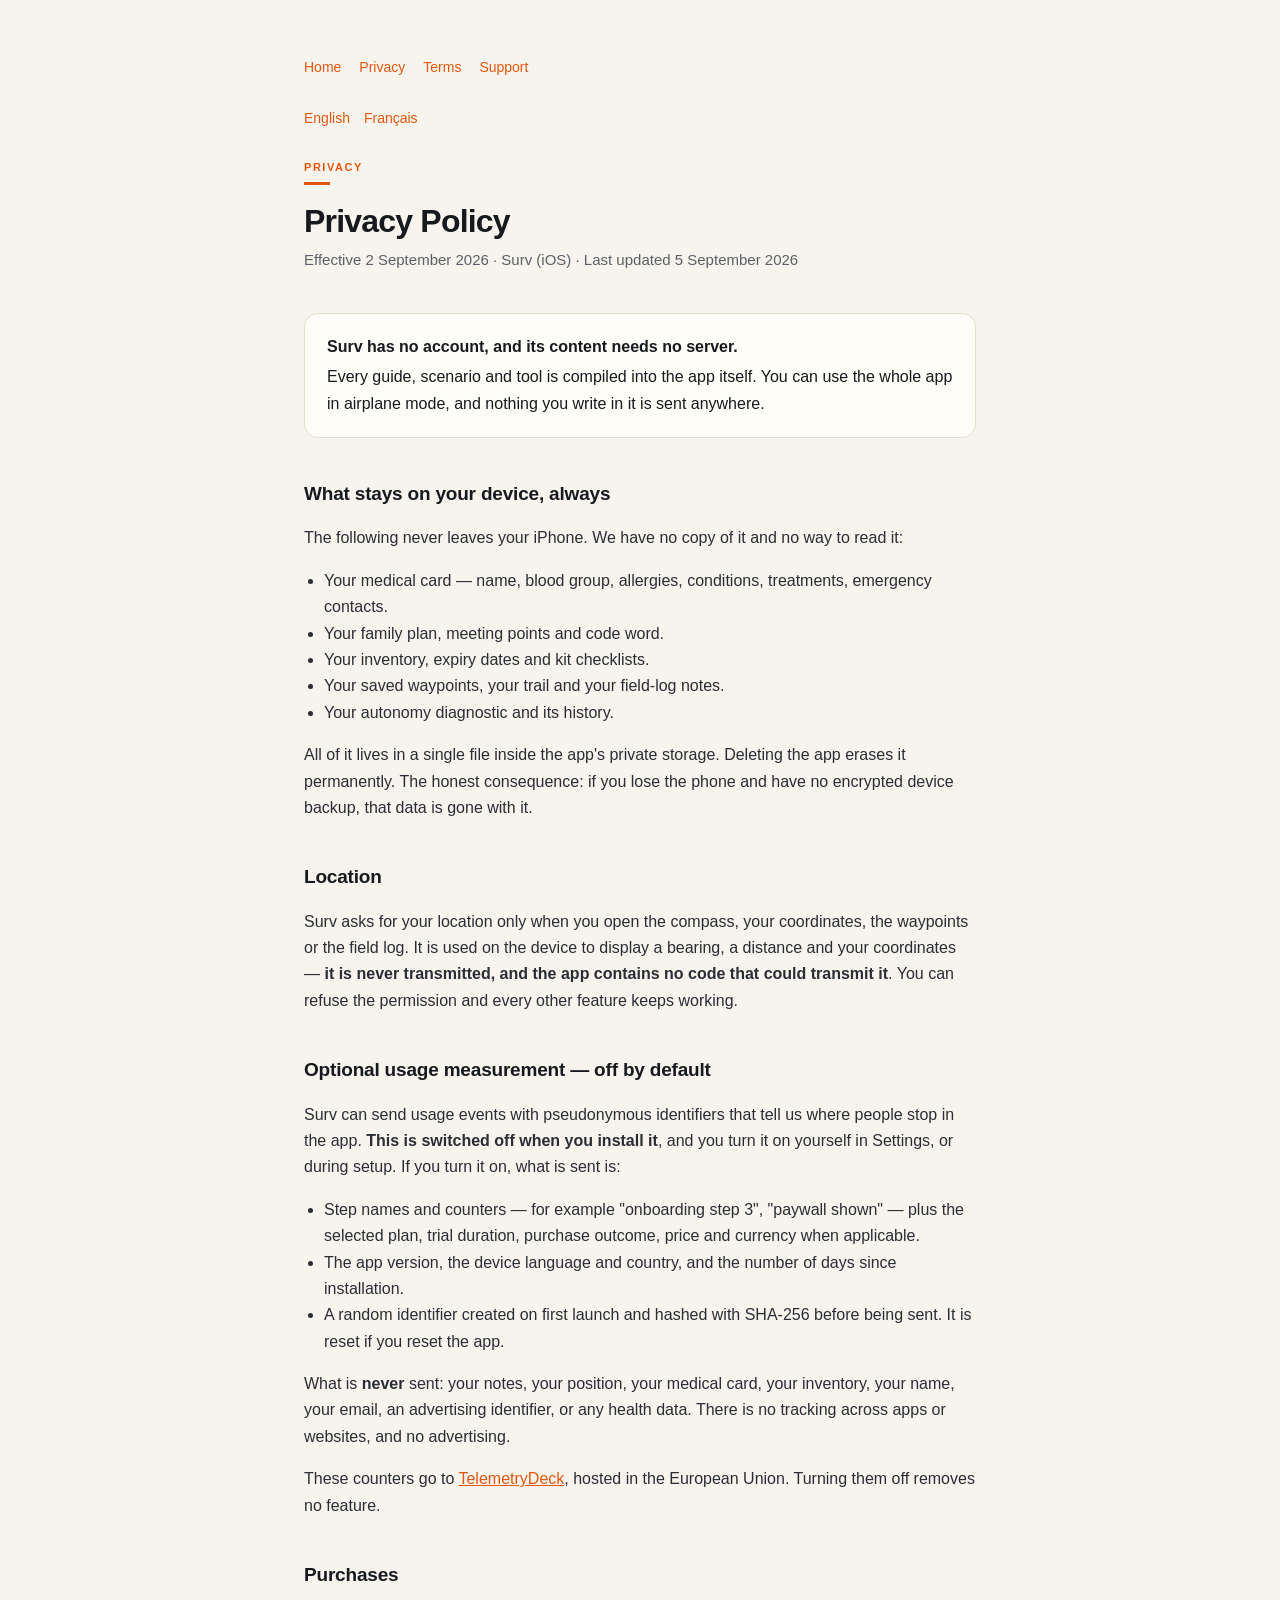
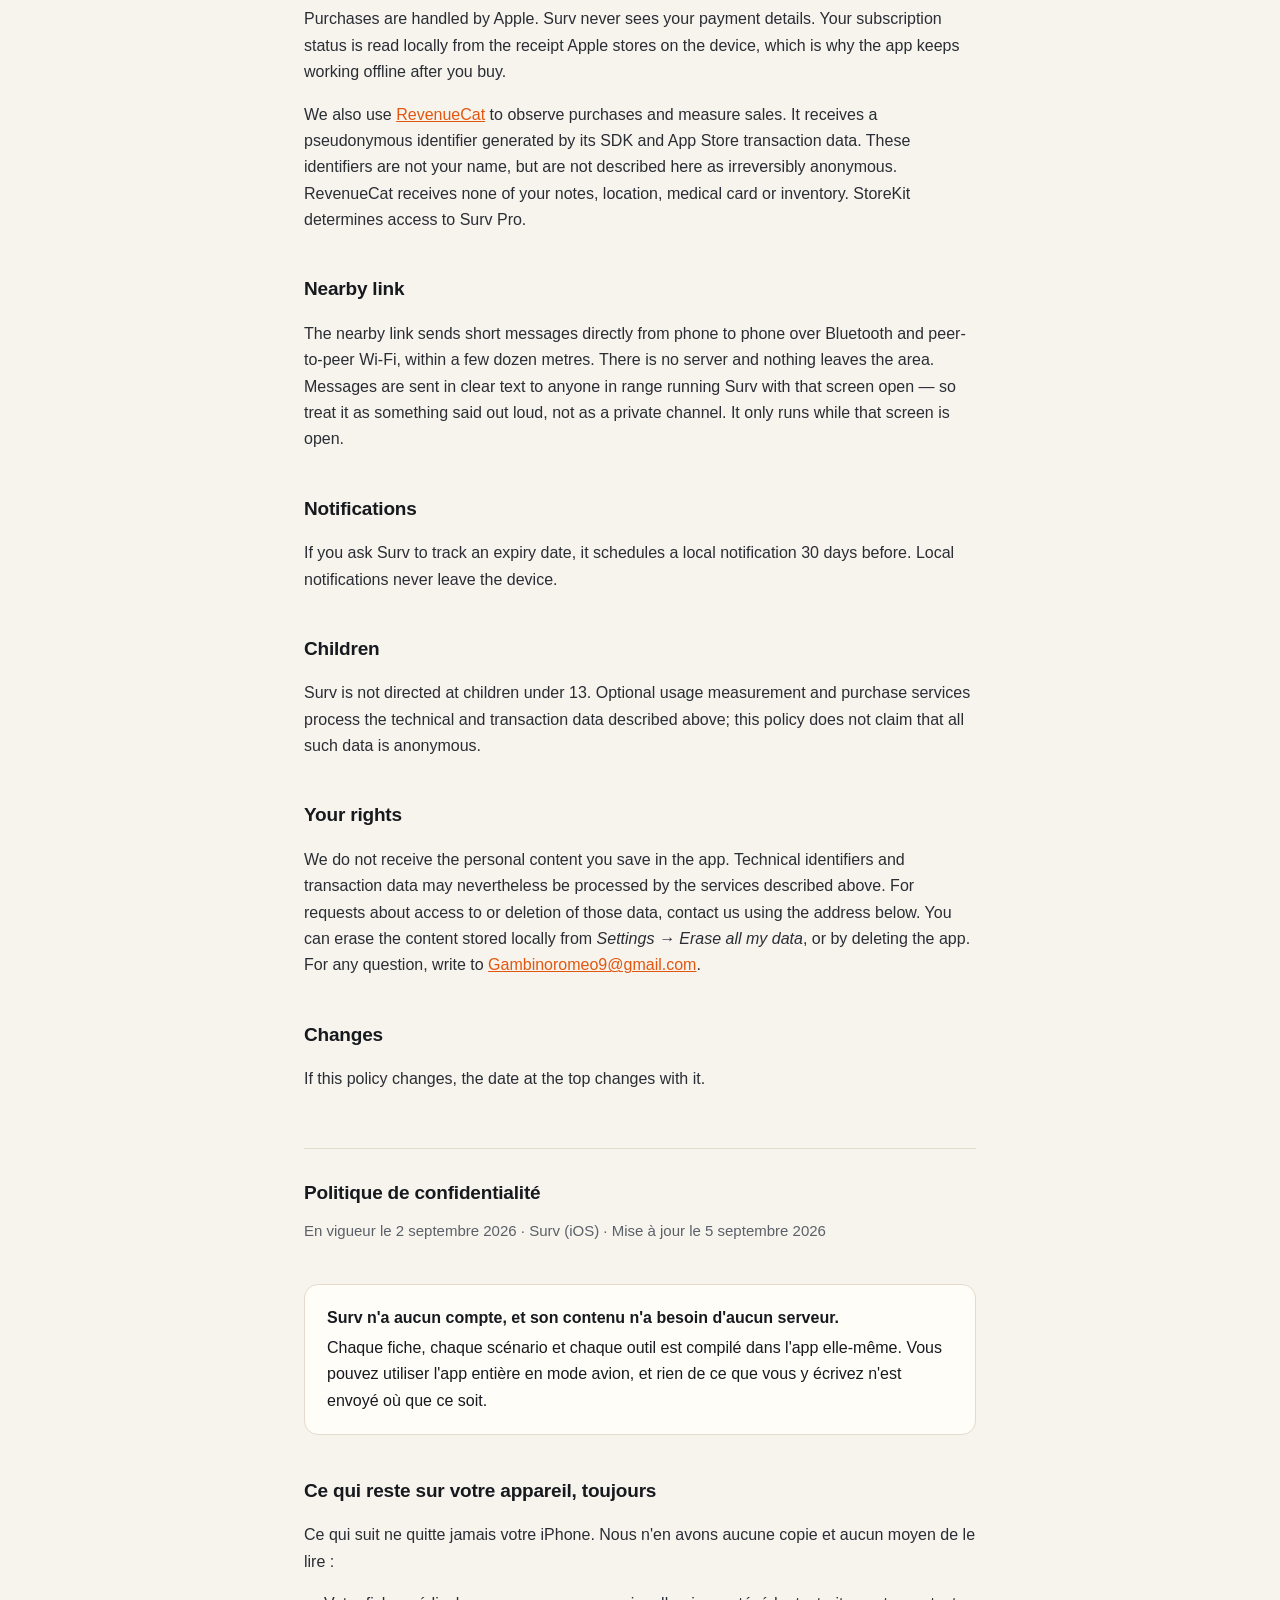
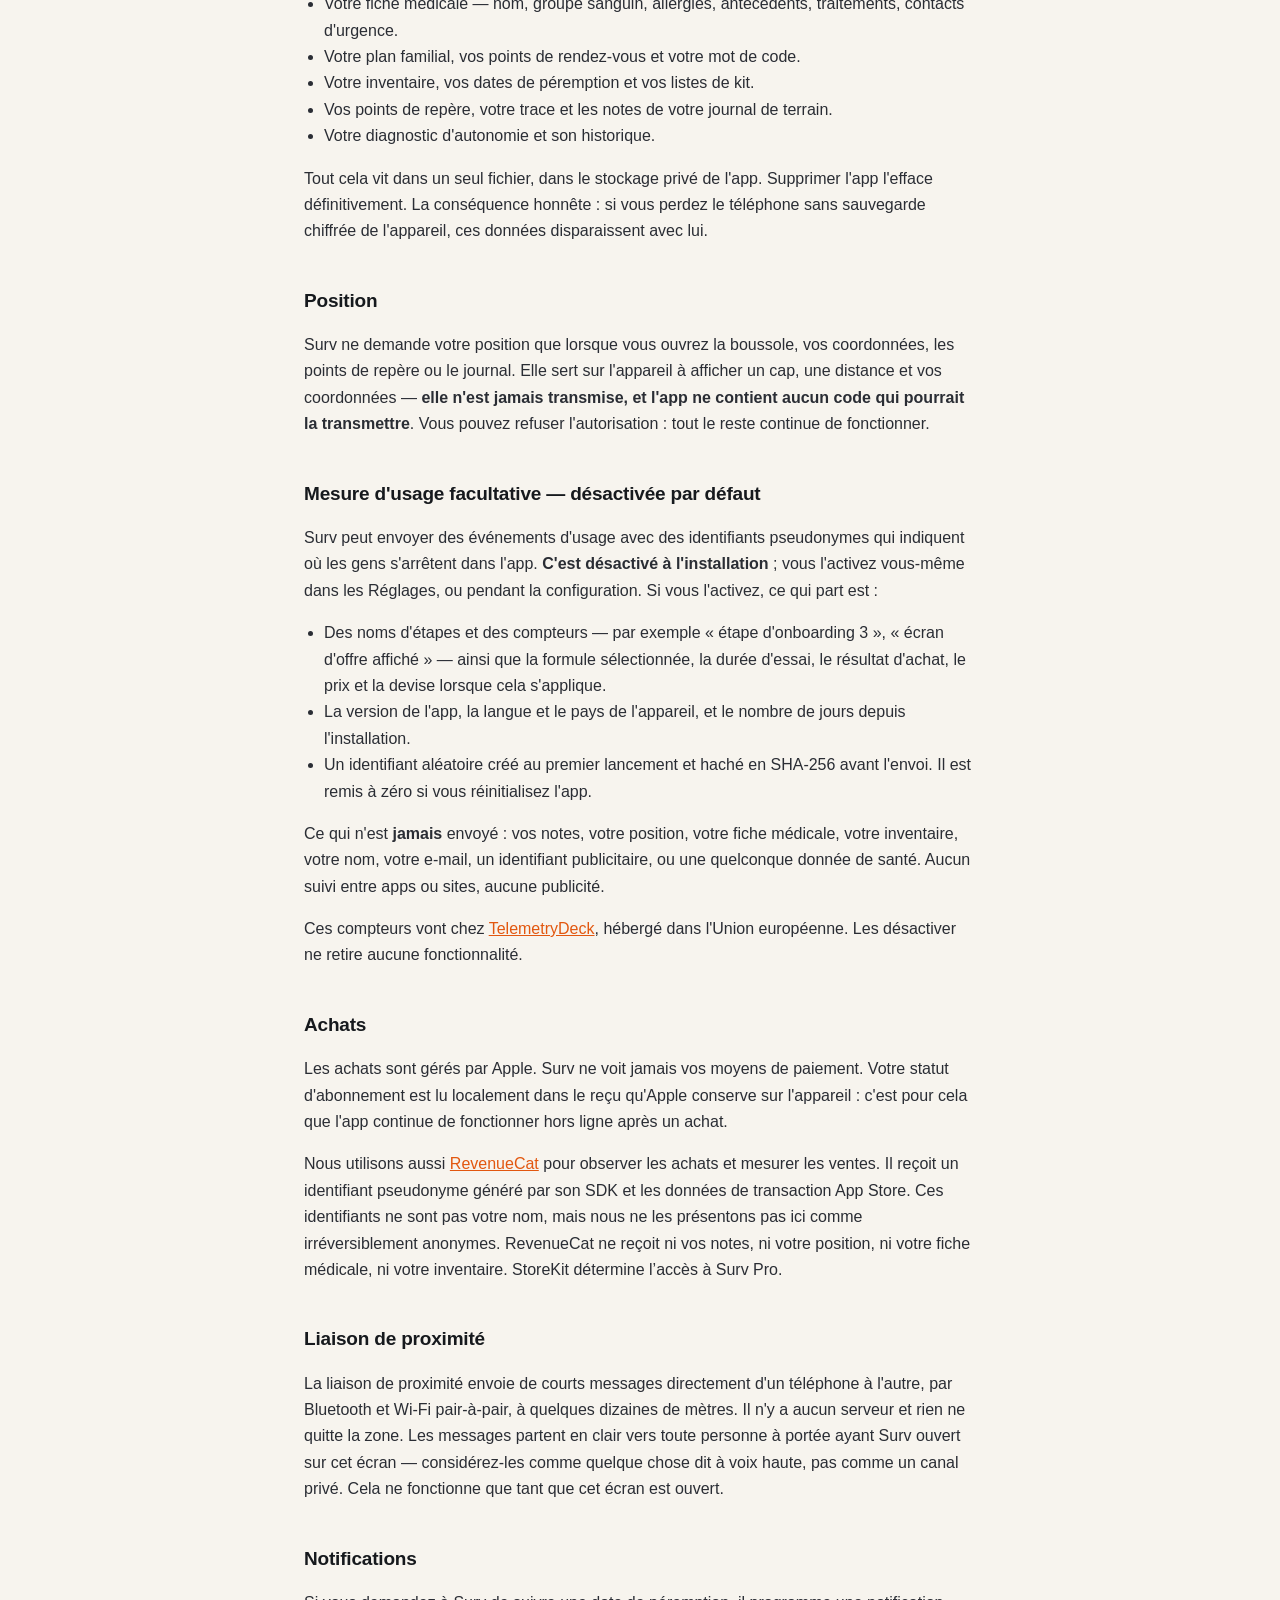
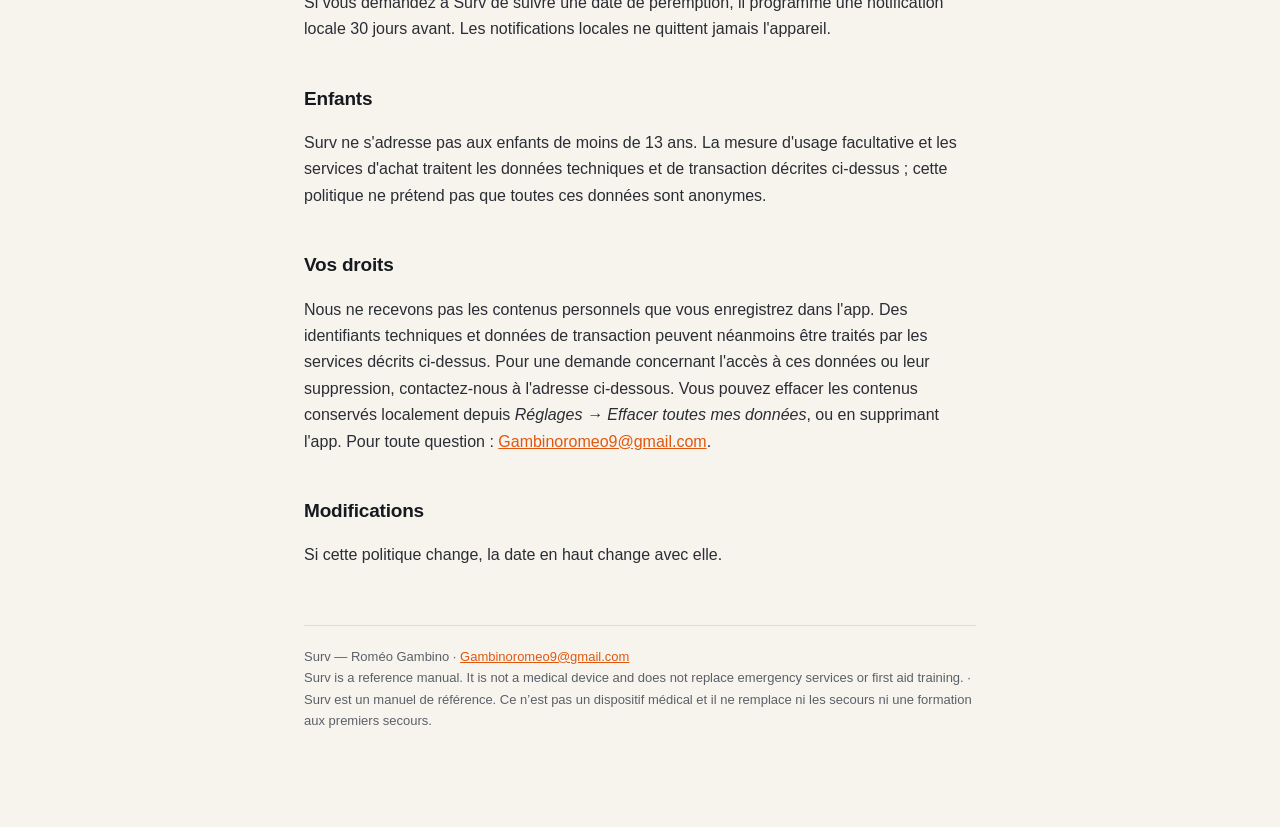
<file: privacy.html>
<!doctype html><html lang="en"><head><meta charset="utf-8">
<meta name="viewport" content="width=device-width,initial-scale=1">
<title>Privacy Policy — Surv</title><link rel="stylesheet" href="style.css">  <link rel="canonical" href="https://romeoapps.pages.dev/en/surv/privacy/">
</head><body>
<div class="wrap">
<nav><a href="index.html">Home</a><a href="privacy.html">Privacy</a><a href="terms.html">Terms</a><a href="support.html">Support</a></nav>
<div class="langbar"><a href="#en">English</a><a href="#fr">Français</a></div>

<p class="eyebrow" id="en">Privacy</p><div class="rule"></div>
<h1>Privacy Policy</h1>
<p class="sub">Effective 2 September 2026 · Surv (iOS) · Last updated 5 September 2026</p>

<div class="card"><strong>Surv has no account, and its content needs no server.</strong>
Every guide, scenario and tool is compiled into the app itself. You can use the whole app in airplane mode, and nothing you write in it is sent anywhere.</div>

<h2>What stays on your device, always</h2>
<p>The following never leaves your iPhone. We have no copy of it and no way to read it:</p>
<ul>
<li>Your medical card — name, blood group, allergies, conditions, treatments, emergency contacts.</li>
<li>Your family plan, meeting points and code word.</li>
<li>Your inventory, expiry dates and kit checklists.</li>
<li>Your saved waypoints, your trail and your field-log notes.</li>
<li>Your autonomy diagnostic and its history.</li>
</ul>
<p>All of it lives in a single file inside the app's private storage. Deleting the app erases it permanently. The honest consequence: if you lose the phone and have no encrypted device backup, that data is gone with it.</p>

<h2>Location</h2>
<p>Surv asks for your location only when you open the compass, your coordinates, the waypoints or the field log. It is used on the device to display a bearing, a distance and your coordinates — <strong>it is never transmitted, and the app contains no code that could transmit it</strong>. You can refuse the permission and every other feature keeps working.</p>

<h2>Optional usage measurement — off by default</h2>
<p>Surv can send usage events with pseudonymous identifiers that tell us where people stop in the app. <strong>This is switched off when you install it</strong>, and you turn it on yourself in Settings, or during setup. If you turn it on, what is sent is:</p>
<ul>
<li>Step names and counters — for example "onboarding step 3", "paywall shown" — plus the selected plan, trial duration, purchase outcome, price and currency when applicable.</li>
<li>The app version, the device language and country, and the number of days since installation.</li>
<li>A random identifier created on first launch and hashed with SHA-256 before being sent. It is reset if you reset the app.</li>
</ul>
<p>What is <strong>never</strong> sent: your notes, your position, your medical card, your inventory, your name, your email, an advertising identifier, or any health data. There is no tracking across apps or websites, and no advertising.</p>
<p>These counters go to <a href="https://telemetrydeck.com/privacy/">TelemetryDeck</a>, hosted in the European Union. Turning them off removes no feature.</p>

<h2>Purchases</h2>
<p>Purchases are handled by Apple. Surv never sees your payment details. Your subscription status is read locally from the receipt Apple stores on the device, which is why the app keeps working offline after you buy.</p>
<p>We also use <a href="https://www.revenuecat.com/privacy/">RevenueCat</a> to observe purchases and measure sales. It receives a pseudonymous identifier generated by its SDK and App Store transaction data. These identifiers are not your name, but are not described here as irreversibly anonymous. RevenueCat receives none of your notes, location, medical card or inventory. StoreKit determines access to Surv Pro.</p>

<h2>Nearby link</h2>
<p>The nearby link sends short messages directly from phone to phone over Bluetooth and peer-to-peer Wi-Fi, within a few dozen metres. There is no server and nothing leaves the area. Messages are sent in clear text to anyone in range running Surv with that screen open — so treat it as something said out loud, not as a private channel. It only runs while that screen is open.</p>

<h2>Notifications</h2>
<p>If you ask Surv to track an expiry date, it schedules a local notification 30 days before. Local notifications never leave the device.</p>

<h2>Children</h2>
<p>Surv is not directed at children under 13. Optional usage measurement and purchase services process the technical and transaction data described above; this policy does not claim that all such data is anonymous.</p>

<h2>Your rights</h2>
<p>We do not receive the personal content you save in the app. Technical identifiers and transaction data may nevertheless be processed by the services described above. For requests about access to or deletion of those data, contact us using the address below. You can erase the content stored locally from <em>Settings → Erase all my data</em>, or by deleting the app. For any question, write to <a href="mailto:Gambinoromeo9@gmail.com">Gambinoromeo9@gmail.com</a>.</p>

<h2>Changes</h2>
<p>If this policy changes, the date at the top changes with it.</p>

<h2 class="sect" id="fr">Politique de confidentialité</h2>
<p class="sub">En vigueur le 2 septembre 2026 · Surv (iOS) · Mise à jour le 5 septembre 2026</p>

<div class="card"><strong>Surv n'a aucun compte, et son contenu n'a besoin d'aucun serveur.</strong>
Chaque fiche, chaque scénario et chaque outil est compilé dans l'app elle-même. Vous pouvez utiliser l'app entière en mode avion, et rien de ce que vous y écrivez n'est envoyé où que ce soit.</div>

<h2>Ce qui reste sur votre appareil, toujours</h2>
<p>Ce qui suit ne quitte jamais votre iPhone. Nous n'en avons aucune copie et aucun moyen de le lire :</p>
<ul>
<li>Votre fiche médicale — nom, groupe sanguin, allergies, antécédents, traitements, contacts d'urgence.</li>
<li>Votre plan familial, vos points de rendez-vous et votre mot de code.</li>
<li>Votre inventaire, vos dates de péremption et vos listes de kit.</li>
<li>Vos points de repère, votre trace et les notes de votre journal de terrain.</li>
<li>Votre diagnostic d'autonomie et son historique.</li>
</ul>
<p>Tout cela vit dans un seul fichier, dans le stockage privé de l'app. Supprimer l'app l'efface définitivement. La conséquence honnête : si vous perdez le téléphone sans sauvegarde chiffrée de l'appareil, ces données disparaissent avec lui.</p>

<h2>Position</h2>
<p>Surv ne demande votre position que lorsque vous ouvrez la boussole, vos coordonnées, les points de repère ou le journal. Elle sert sur l'appareil à afficher un cap, une distance et vos coordonnées — <strong>elle n'est jamais transmise, et l'app ne contient aucun code qui pourrait la transmettre</strong>. Vous pouvez refuser l'autorisation : tout le reste continue de fonctionner.</p>

<h2>Mesure d'usage facultative — désactivée par défaut</h2>
<p>Surv peut envoyer des événements d'usage avec des identifiants pseudonymes qui indiquent où les gens s'arrêtent dans l'app. <strong>C'est désactivé à l'installation</strong> ; vous l'activez vous-même dans les Réglages, ou pendant la configuration. Si vous l'activez, ce qui part est :</p>
<ul>
<li>Des noms d'étapes et des compteurs — par exemple « étape d'onboarding 3 », « écran d'offre affiché » — ainsi que la formule sélectionnée, la durée d'essai, le résultat d'achat, le prix et la devise lorsque cela s'applique.</li>
<li>La version de l'app, la langue et le pays de l'appareil, et le nombre de jours depuis l'installation.</li>
<li>Un identifiant aléatoire créé au premier lancement et haché en SHA-256 avant l'envoi. Il est remis à zéro si vous réinitialisez l'app.</li>
</ul>
<p>Ce qui n'est <strong>jamais</strong> envoyé : vos notes, votre position, votre fiche médicale, votre inventaire, votre nom, votre e-mail, un identifiant publicitaire, ou une quelconque donnée de santé. Aucun suivi entre apps ou sites, aucune publicité.</p>
<p>Ces compteurs vont chez <a href="https://telemetrydeck.com/privacy/">TelemetryDeck</a>, hébergé dans l'Union européenne. Les désactiver ne retire aucune fonctionnalité.</p>

<h2>Achats</h2>
<p>Les achats sont gérés par Apple. Surv ne voit jamais vos moyens de paiement. Votre statut d'abonnement est lu localement dans le reçu qu'Apple conserve sur l'appareil : c'est pour cela que l'app continue de fonctionner hors ligne après un achat.</p>
<p>Nous utilisons aussi <a href="https://www.revenuecat.com/privacy/">RevenueCat</a> pour observer les achats et mesurer les ventes. Il reçoit un identifiant pseudonyme généré par son SDK et les données de transaction App Store. Ces identifiants ne sont pas votre nom, mais nous ne les présentons pas ici comme irréversiblement anonymes. RevenueCat ne reçoit ni vos notes, ni votre position, ni votre fiche médicale, ni votre inventaire. StoreKit détermine l’accès à Surv Pro.</p>

<h2>Liaison de proximité</h2>
<p>La liaison de proximité envoie de courts messages directement d'un téléphone à l'autre, par Bluetooth et Wi-Fi pair-à-pair, à quelques dizaines de mètres. Il n'y a aucun serveur et rien ne quitte la zone. Les messages partent en clair vers toute personne à portée ayant Surv ouvert sur cet écran — considérez-les comme quelque chose dit à voix haute, pas comme un canal privé. Cela ne fonctionne que tant que cet écran est ouvert.</p>

<h2>Notifications</h2>
<p>Si vous demandez à Surv de suivre une date de péremption, il programme une notification locale 30 jours avant. Les notifications locales ne quittent jamais l'appareil.</p>

<h2>Enfants</h2>
<p>Surv ne s'adresse pas aux enfants de moins de 13 ans. La mesure d'usage facultative et les services d'achat traitent les données techniques et de transaction décrites ci-dessus ; cette politique ne prétend pas que toutes ces données sont anonymes.</p>

<h2>Vos droits</h2>
<p>Nous ne recevons pas les contenus personnels que vous enregistrez dans l'app. Des identifiants techniques et données de transaction peuvent néanmoins être traités par les services décrits ci-dessus. Pour une demande concernant l'accès à ces données ou leur suppression, contactez-nous à l'adresse ci-dessous. Vous pouvez effacer les contenus conservés localement depuis <em>Réglages → Effacer toutes mes données</em>, ou en supprimant l'app. Pour toute question : <a href="mailto:Gambinoromeo9@gmail.com">Gambinoromeo9@gmail.com</a>.</p>

<h2>Modifications</h2>
<p>Si cette politique change, la date en haut change avec elle.</p>

<footer>Surv — Roméo Gambino · <a href="mailto:Gambinoromeo9@gmail.com">Gambinoromeo9@gmail.com</a><br>Surv is a reference manual. It is not a medical device and does not replace emergency services or first aid training. · Surv est un manuel de référence. Ce n’est pas un dispositif médical et il ne remplace ni les secours ni une formation aux premiers secours.</footer>
</div></body></html>
</file>
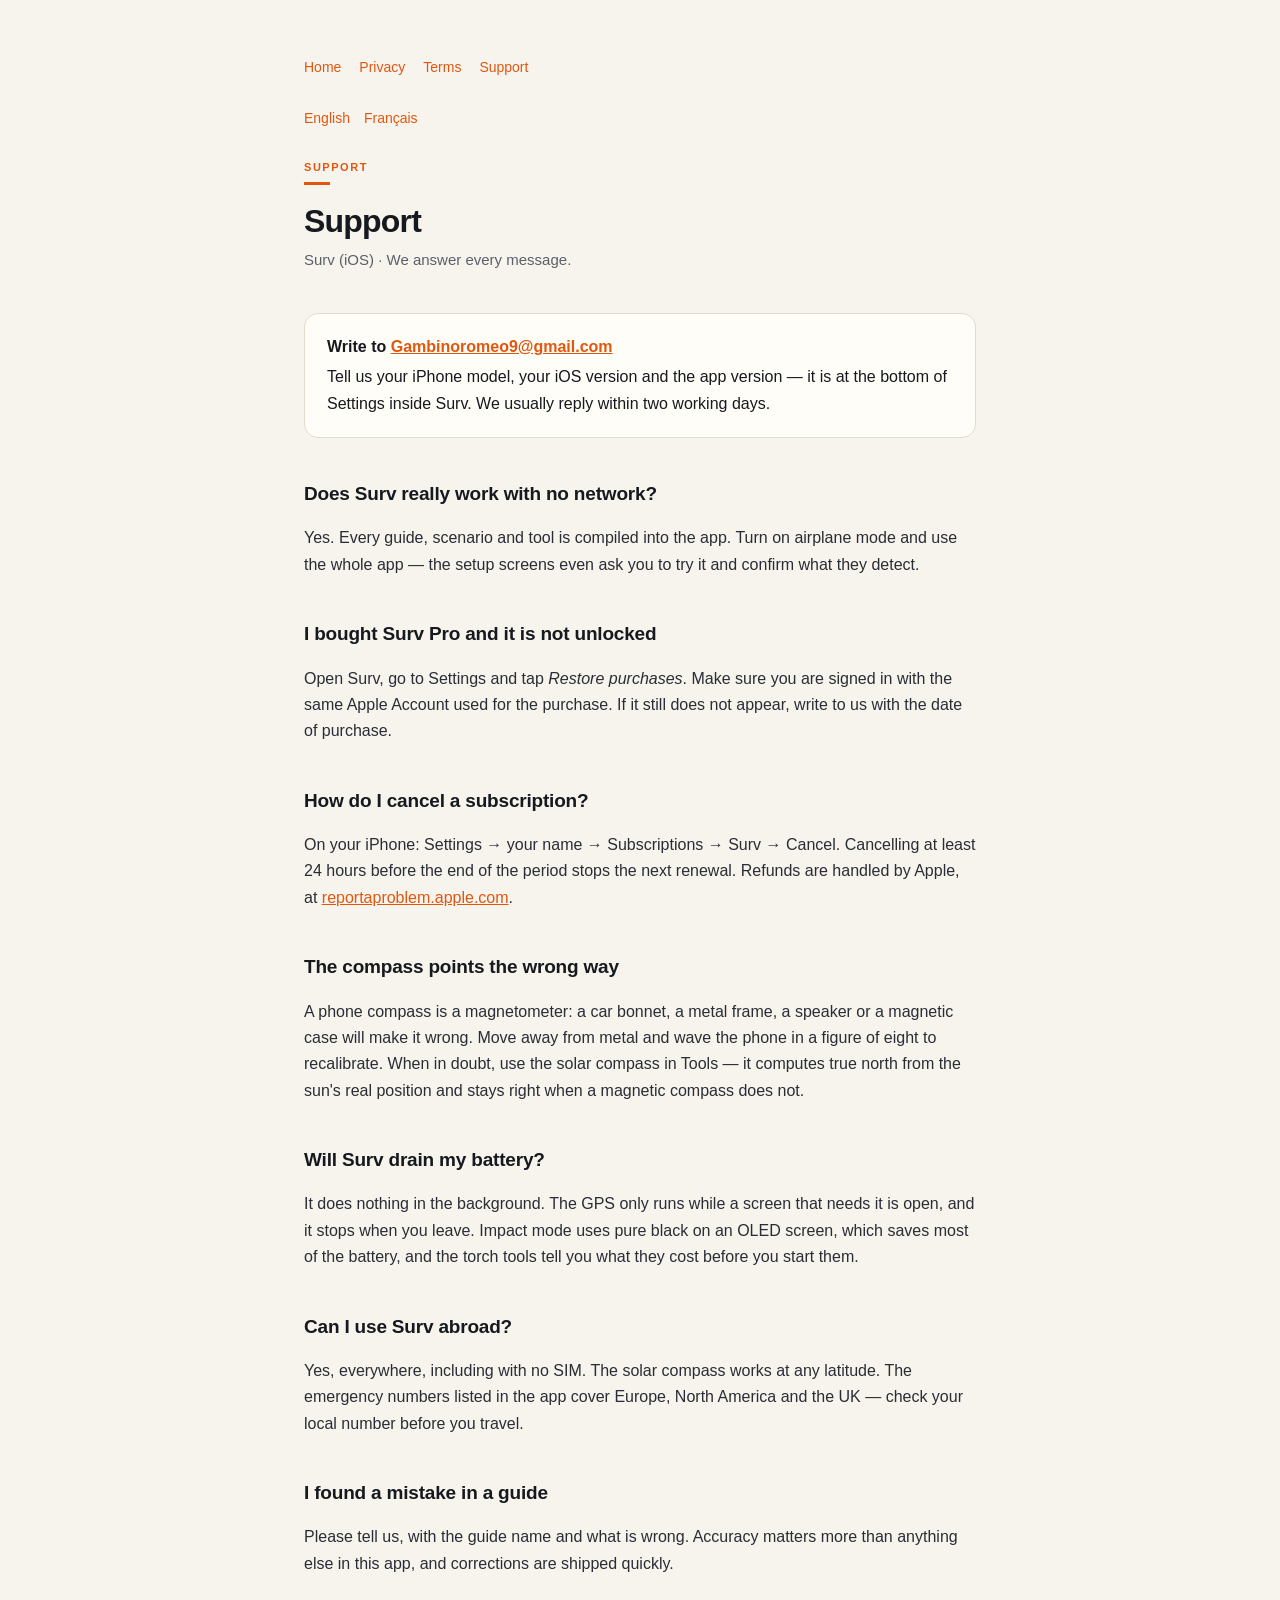
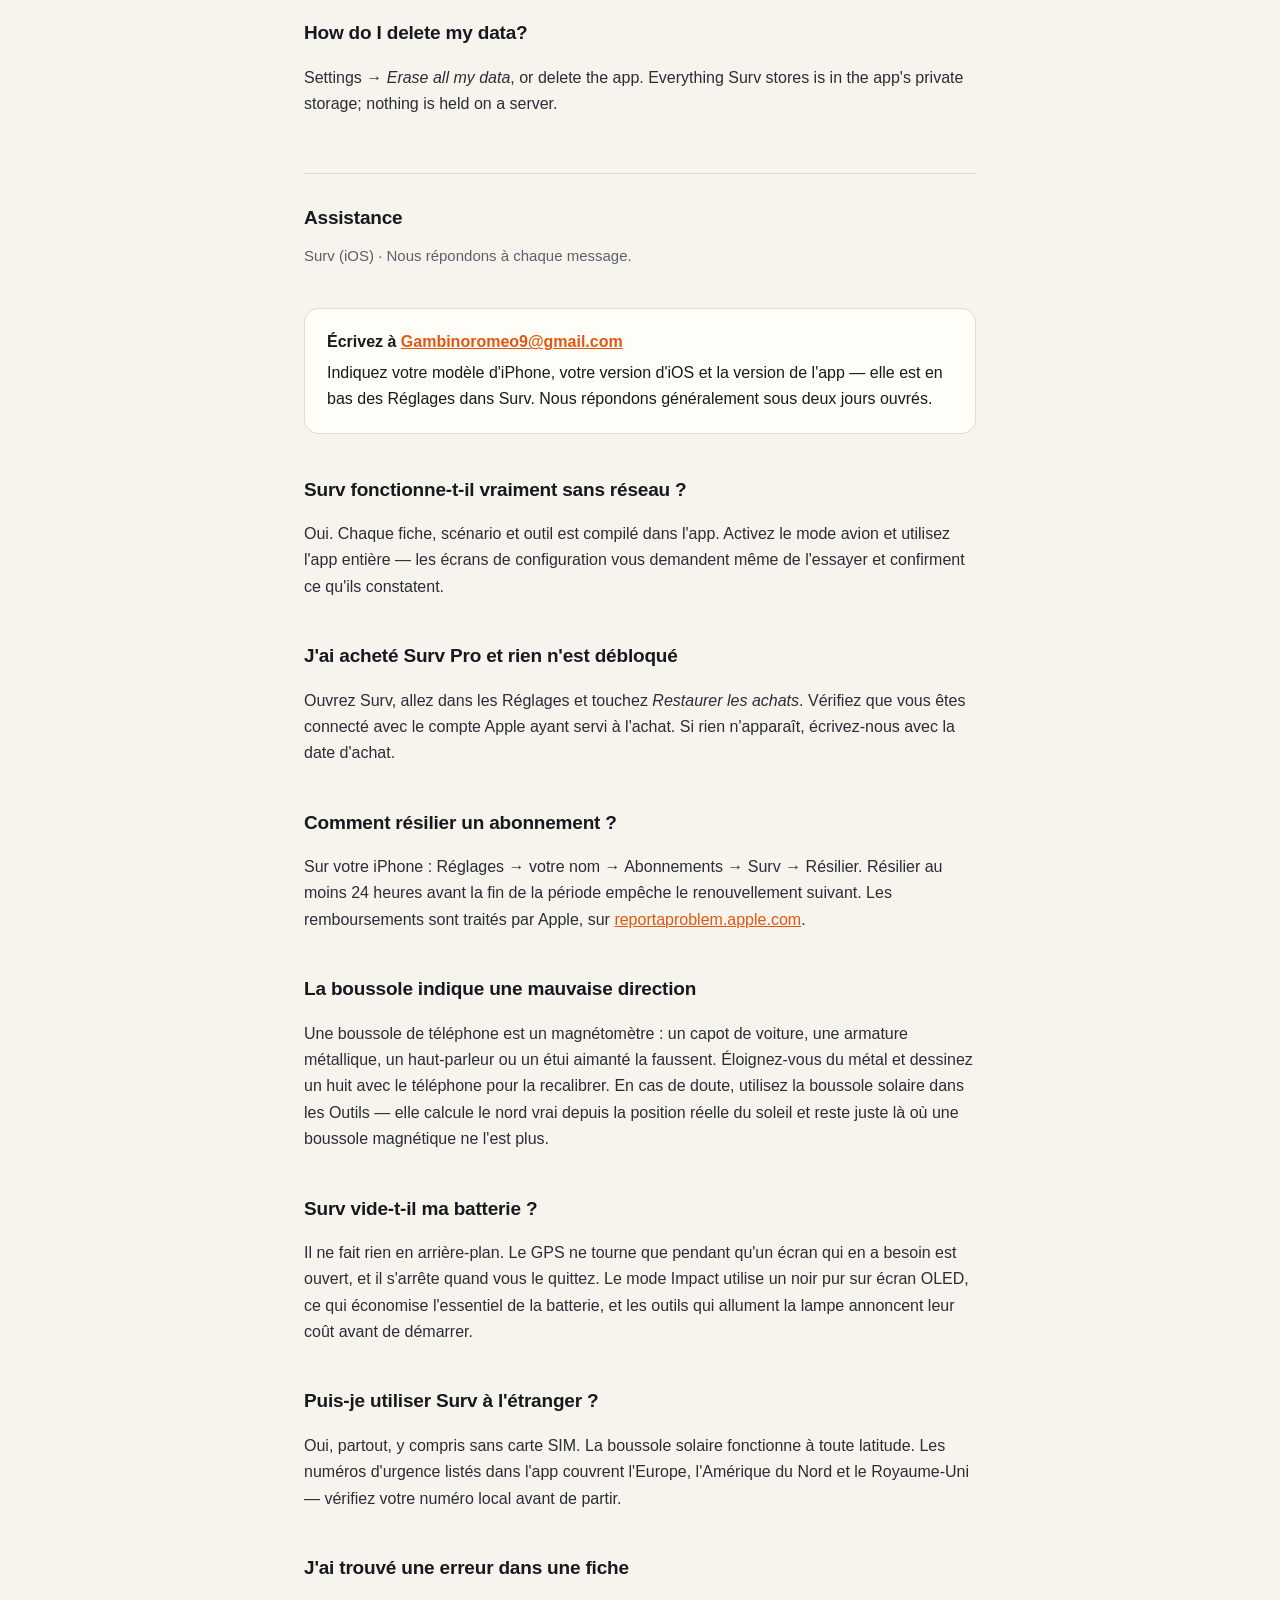
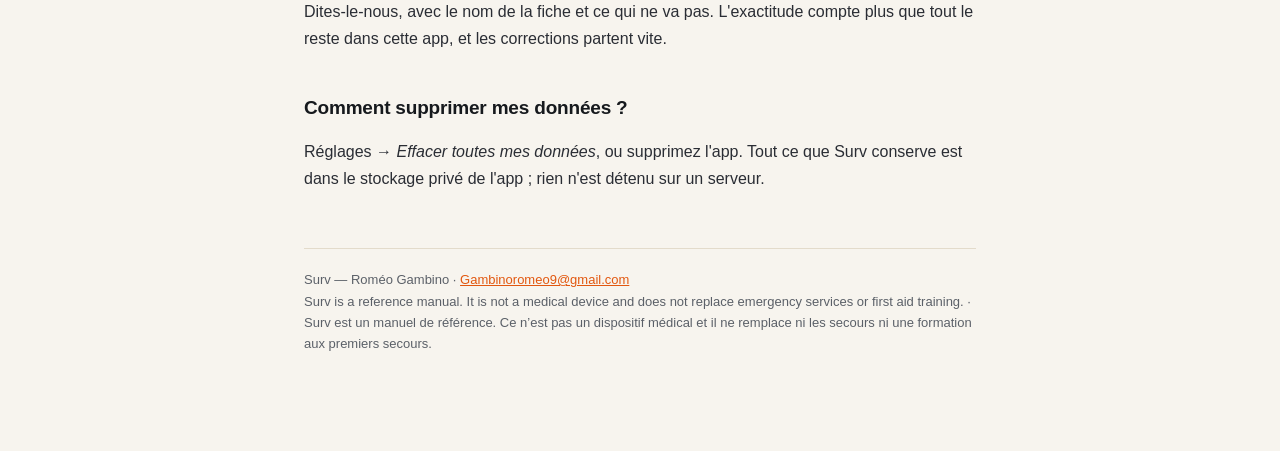
<file: support.html>
<!doctype html><html lang="en"><head><meta charset="utf-8"><meta name="viewport" content="width=device-width,initial-scale=1"><title>Support — Surv</title><link rel="stylesheet" href="style.css">  <link rel="canonical" href="https://romeoapps.pages.dev/en/surv/support/">
</head><body>
<div class="wrap">
<nav><a href="index.html">Home</a><a href="privacy.html">Privacy</a><a href="terms.html">Terms</a><a href="support.html">Support</a></nav>
<div class="langbar"><a href="#en">English</a><a href="#fr">Français</a></div>
<p class="eyebrow" id="en">Support</p><div class="rule"></div>
<h1>Support</h1>
<p class="sub">Surv (iOS) · We answer every message.</p>

<div class="card"><strong>Write to <a href="mailto:Gambinoromeo9@gmail.com">Gambinoromeo9@gmail.com</a></strong>
Tell us your iPhone model, your iOS version and the app version — it is at the bottom of Settings inside Surv. We usually reply within two working days.</div>

<h2>Does Surv really work with no network?</h2>
<p>Yes. Every guide, scenario and tool is compiled into the app. Turn on airplane mode and use the whole app — the setup screens even ask you to try it and confirm what they detect.</p>

<h2>I bought Surv Pro and it is not unlocked</h2>
<p>Open Surv, go to Settings and tap <em>Restore purchases</em>. Make sure you are signed in with the same Apple Account used for the purchase. If it still does not appear, write to us with the date of purchase.</p>

<h2>How do I cancel a subscription?</h2>
<p>On your iPhone: Settings → your name → Subscriptions → Surv → Cancel. Cancelling at least 24 hours before the end of the period stops the next renewal. Refunds are handled by Apple, at <a href="https://reportaproblem.apple.com">reportaproblem.apple.com</a>.</p>

<h2>The compass points the wrong way</h2>
<p>A phone compass is a magnetometer: a car bonnet, a metal frame, a speaker or a magnetic case will make it wrong. Move away from metal and wave the phone in a figure of eight to recalibrate. When in doubt, use the solar compass in Tools — it computes true north from the sun's real position and stays right when a magnetic compass does not.</p>

<h2>Will Surv drain my battery?</h2>
<p>It does nothing in the background. The GPS only runs while a screen that needs it is open, and it stops when you leave. Impact mode uses pure black on an OLED screen, which saves most of the battery, and the torch tools tell you what they cost before you start them.</p>

<h2>Can I use Surv abroad?</h2>
<p>Yes, everywhere, including with no SIM. The solar compass works at any latitude. The emergency numbers listed in the app cover Europe, North America and the UK — check your local number before you travel.</p>

<h2>I found a mistake in a guide</h2>
<p>Please tell us, with the guide name and what is wrong. Accuracy matters more than anything else in this app, and corrections are shipped quickly.</p>

<h2>How do I delete my data?</h2>
<p>Settings → <em>Erase all my data</em>, or delete the app. Everything Surv stores is in the app's private storage; nothing is held on a server.</p>

<h2 class="sect" id="fr">Assistance</h2>
<p class="sub">Surv (iOS) · Nous répondons à chaque message.</p>

<div class="card"><strong>Écrivez à <a href="mailto:Gambinoromeo9@gmail.com">Gambinoromeo9@gmail.com</a></strong>
Indiquez votre modèle d'iPhone, votre version d'iOS et la version de l'app — elle est en bas des Réglages dans Surv. Nous répondons généralement sous deux jours ouvrés.</div>

<h2>Surv fonctionne-t-il vraiment sans réseau ?</h2>
<p>Oui. Chaque fiche, scénario et outil est compilé dans l'app. Activez le mode avion et utilisez l'app entière — les écrans de configuration vous demandent même de l'essayer et confirment ce qu'ils constatent.</p>

<h2>J'ai acheté Surv Pro et rien n'est débloqué</h2>
<p>Ouvrez Surv, allez dans les Réglages et touchez <em>Restaurer les achats</em>. Vérifiez que vous êtes connecté avec le compte Apple ayant servi à l'achat. Si rien n'apparaît, écrivez-nous avec la date d'achat.</p>

<h2>Comment résilier un abonnement ?</h2>
<p>Sur votre iPhone : Réglages → votre nom → Abonnements → Surv → Résilier. Résilier au moins 24 heures avant la fin de la période empêche le renouvellement suivant. Les remboursements sont traités par Apple, sur <a href="https://reportaproblem.apple.com">reportaproblem.apple.com</a>.</p>

<h2>La boussole indique une mauvaise direction</h2>
<p>Une boussole de téléphone est un magnétomètre : un capot de voiture, une armature métallique, un haut-parleur ou un étui aimanté la faussent. Éloignez-vous du métal et dessinez un huit avec le téléphone pour la recalibrer. En cas de doute, utilisez la boussole solaire dans les Outils — elle calcule le nord vrai depuis la position réelle du soleil et reste juste là où une boussole magnétique ne l'est plus.</p>

<h2>Surv vide-t-il ma batterie ?</h2>
<p>Il ne fait rien en arrière-plan. Le GPS ne tourne que pendant qu'un écran qui en a besoin est ouvert, et il s'arrête quand vous le quittez. Le mode Impact utilise un noir pur sur écran OLED, ce qui économise l'essentiel de la batterie, et les outils qui allument la lampe annoncent leur coût avant de démarrer.</p>

<h2>Puis-je utiliser Surv à l'étranger ?</h2>
<p>Oui, partout, y compris sans carte SIM. La boussole solaire fonctionne à toute latitude. Les numéros d'urgence listés dans l'app couvrent l'Europe, l'Amérique du Nord et le Royaume-Uni — vérifiez votre numéro local avant de partir.</p>

<h2>J'ai trouvé une erreur dans une fiche</h2>
<p>Dites-le-nous, avec le nom de la fiche et ce qui ne va pas. L'exactitude compte plus que tout le reste dans cette app, et les corrections partent vite.</p>

<h2>Comment supprimer mes données ?</h2>
<p>Réglages → <em>Effacer toutes mes données</em>, ou supprimez l'app. Tout ce que Surv conserve est dans le stockage privé de l'app ; rien n'est détenu sur un serveur.</p>
<footer>Surv — Roméo Gambino · <a href="mailto:Gambinoromeo9@gmail.com">Gambinoromeo9@gmail.com</a><br>Surv is a reference manual. It is not a medical device and does not replace emergency services or first aid training. · Surv est un manuel de référence. Ce n’est pas un dispositif médical et il ne remplace ni les secours ni une formation aux premiers secours.</footer>
</div></body></html>
</file>
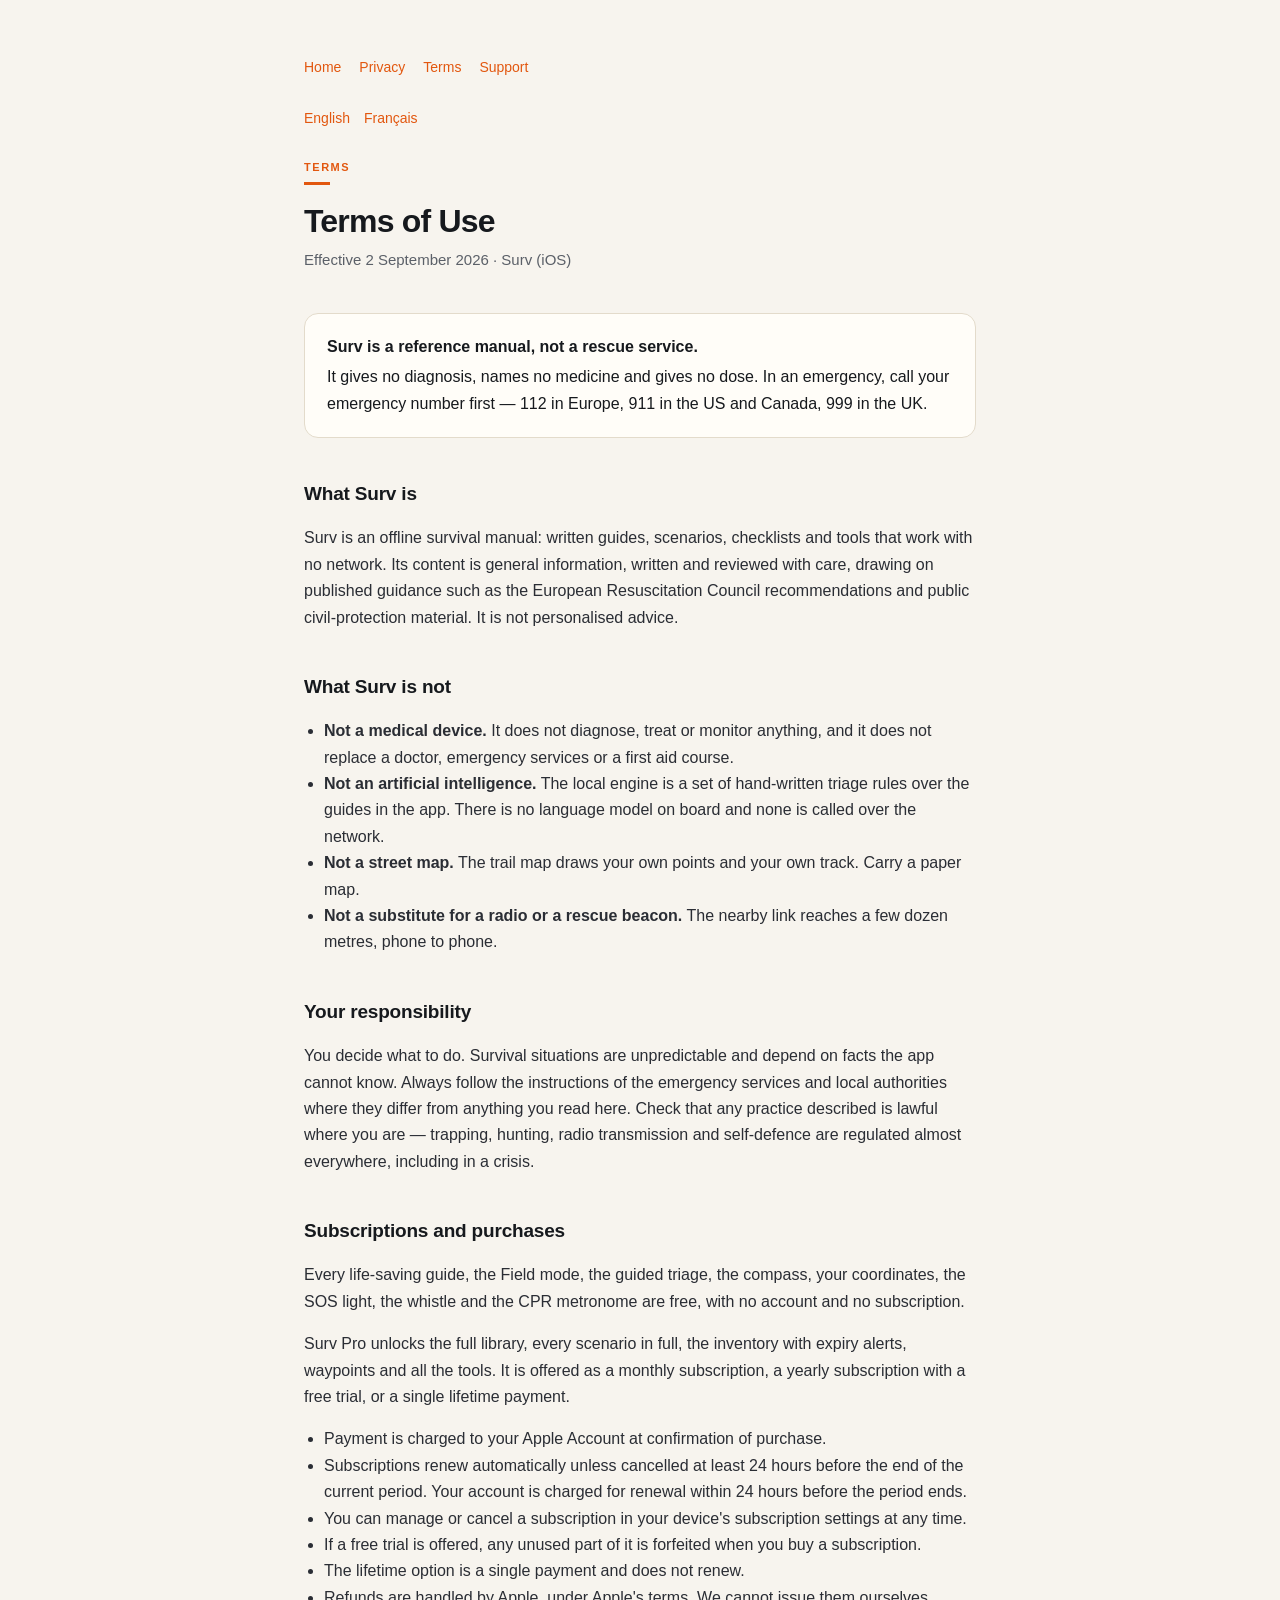
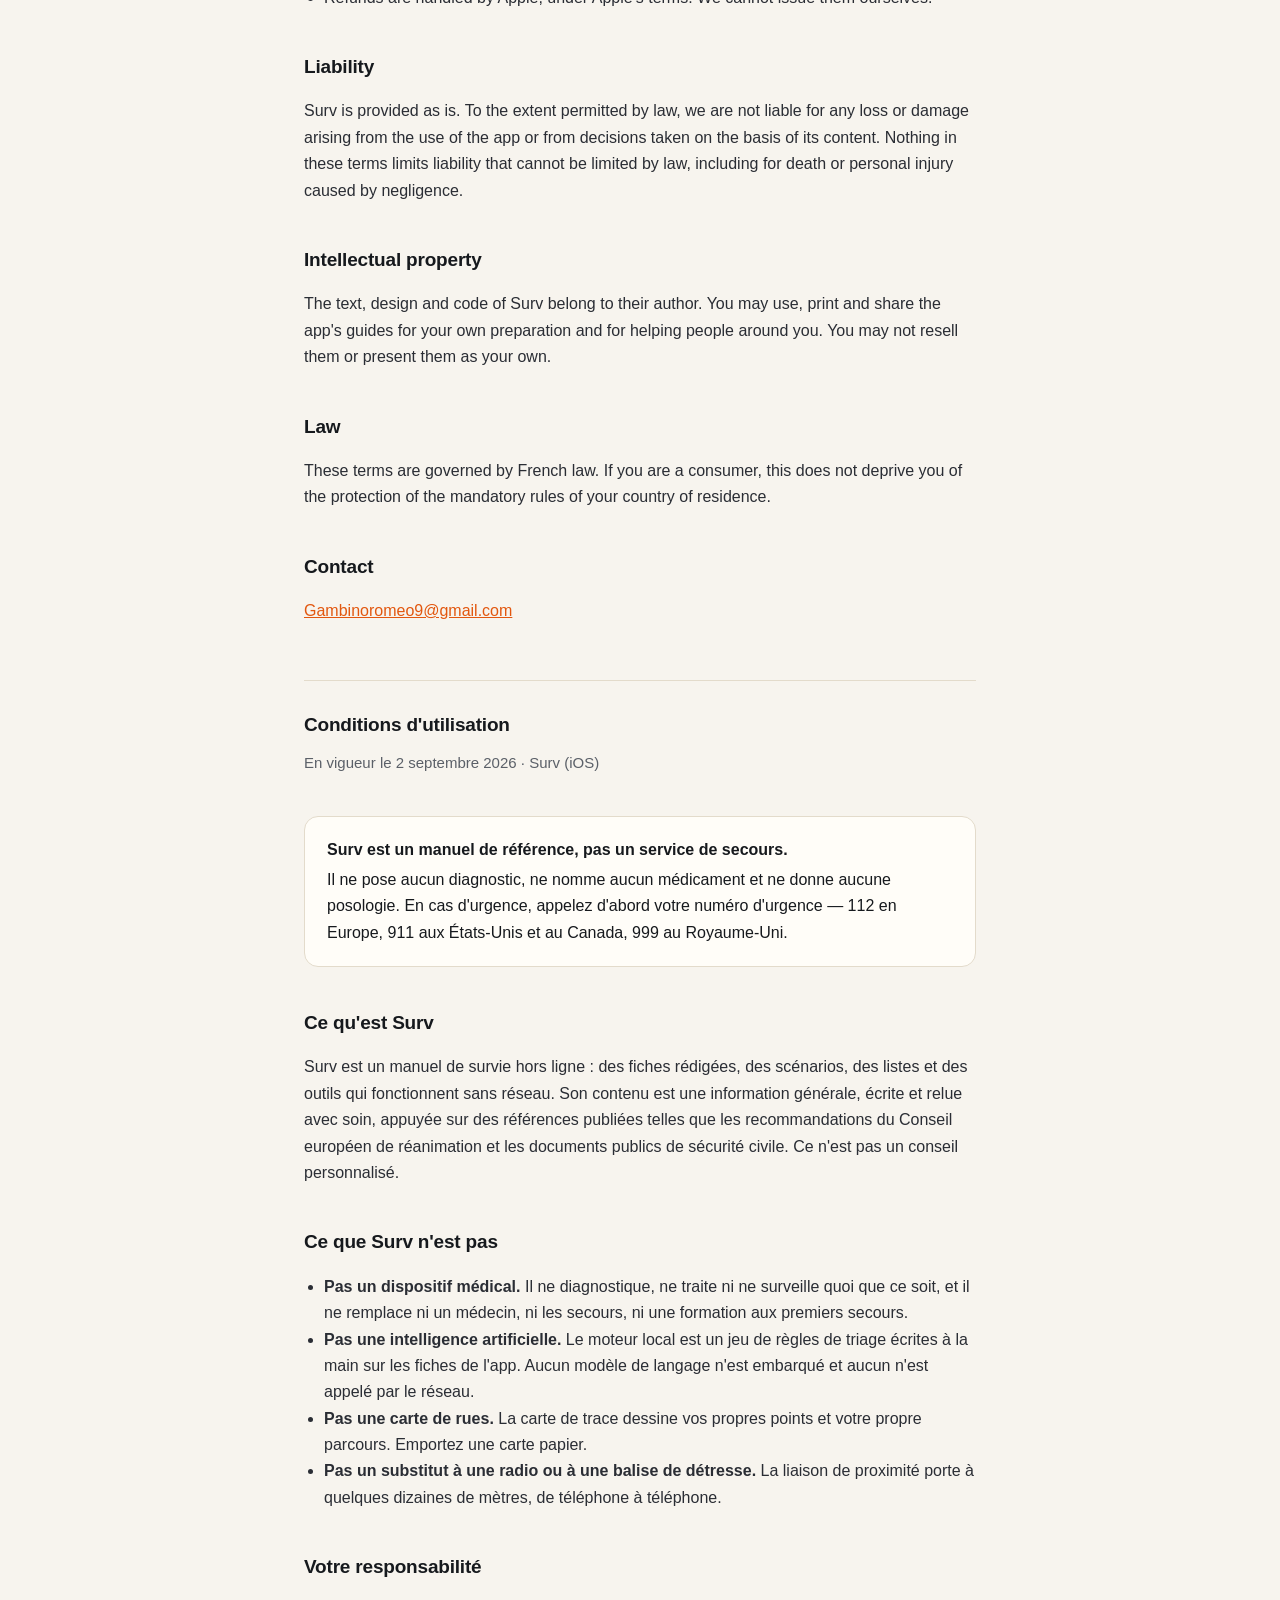
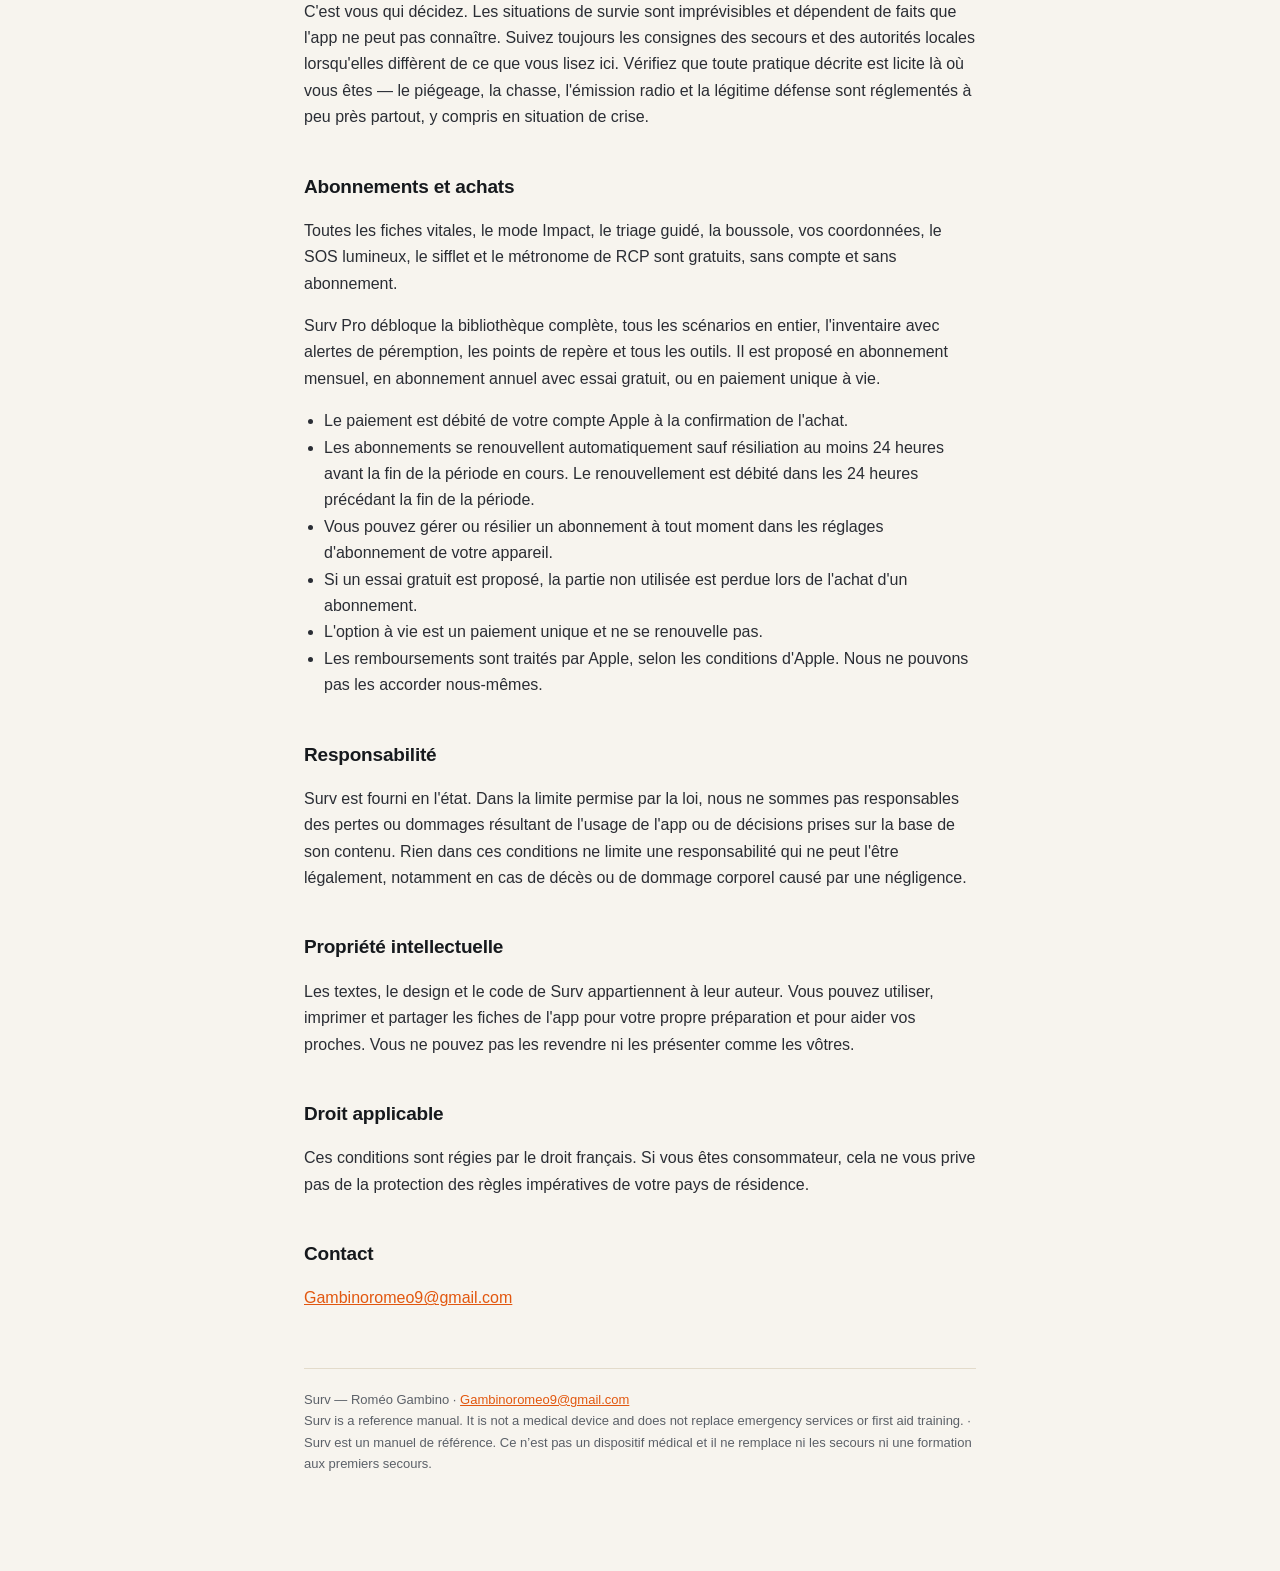
<file: terms.html>
<!doctype html><html lang="en"><head><meta charset="utf-8"><meta name="viewport" content="width=device-width,initial-scale=1"><title>Terms of Use — Surv</title><link rel="stylesheet" href="style.css">  <link rel="canonical" href="https://romeoapps.pages.dev/en/surv/terms/">
</head><body>
<div class="wrap">
<nav><a href="index.html">Home</a><a href="privacy.html">Privacy</a><a href="terms.html">Terms</a><a href="support.html">Support</a></nav>
<div class="langbar"><a href="#en">English</a><a href="#fr">Français</a></div>
<p class="eyebrow" id="en">Terms</p><div class="rule"></div>
<h1>Terms of Use</h1>
<p class="sub">Effective 2 September 2026 · Surv (iOS)</p>

<div class="card"><strong>Surv is a reference manual, not a rescue service.</strong>
It gives no diagnosis, names no medicine and gives no dose. In an emergency, call your emergency number first — 112 in Europe, 911 in the US and Canada, 999 in the UK.</div>

<h2>What Surv is</h2>
<p>Surv is an offline survival manual: written guides, scenarios, checklists and tools that work with no network. Its content is general information, written and reviewed with care, drawing on published guidance such as the European Resuscitation Council recommendations and public civil-protection material. It is not personalised advice.</p>

<h2>What Surv is not</h2>
<ul>
<li><strong>Not a medical device.</strong> It does not diagnose, treat or monitor anything, and it does not replace a doctor, emergency services or a first aid course.</li>
<li><strong>Not an artificial intelligence.</strong> The local engine is a set of hand-written triage rules over the guides in the app. There is no language model on board and none is called over the network.</li>
<li><strong>Not a street map.</strong> The trail map draws your own points and your own track. Carry a paper map.</li>
<li><strong>Not a substitute for a radio or a rescue beacon.</strong> The nearby link reaches a few dozen metres, phone to phone.</li>
</ul>

<h2>Your responsibility</h2>
<p>You decide what to do. Survival situations are unpredictable and depend on facts the app cannot know. Always follow the instructions of the emergency services and local authorities where they differ from anything you read here. Check that any practice described is lawful where you are — trapping, hunting, radio transmission and self-defence are regulated almost everywhere, including in a crisis.</p>

<h2>Subscriptions and purchases</h2>
<p>Every life-saving guide, the Field mode, the guided triage, the compass, your coordinates, the SOS light, the whistle and the CPR metronome are free, with no account and no subscription.</p>
<p>Surv Pro unlocks the full library, every scenario in full, the inventory with expiry alerts, waypoints and all the tools. It is offered as a monthly subscription, a yearly subscription with a free trial, or a single lifetime payment.</p>
<ul>
<li>Payment is charged to your Apple Account at confirmation of purchase.</li>
<li>Subscriptions renew automatically unless cancelled at least 24 hours before the end of the current period. Your account is charged for renewal within 24 hours before the period ends.</li>
<li>You can manage or cancel a subscription in your device's subscription settings at any time.</li>
<li>If a free trial is offered, any unused part of it is forfeited when you buy a subscription.</li>
<li>The lifetime option is a single payment and does not renew.</li>
<li>Refunds are handled by Apple, under Apple's terms. We cannot issue them ourselves.</li>
</ul>

<h2>Liability</h2>
<p>Surv is provided as is. To the extent permitted by law, we are not liable for any loss or damage arising from the use of the app or from decisions taken on the basis of its content. Nothing in these terms limits liability that cannot be limited by law, including for death or personal injury caused by negligence.</p>

<h2>Intellectual property</h2>
<p>The text, design and code of Surv belong to their author. You may use, print and share the app's guides for your own preparation and for helping people around you. You may not resell them or present them as your own.</p>

<h2>Law</h2>
<p>These terms are governed by French law. If you are a consumer, this does not deprive you of the protection of the mandatory rules of your country of residence.</p>

<h2>Contact</h2>
<p><a href="mailto:Gambinoromeo9@gmail.com">Gambinoromeo9@gmail.com</a></p>

<h2 class="sect" id="fr">Conditions d'utilisation</h2>
<p class="sub">En vigueur le 2 septembre 2026 · Surv (iOS)</p>

<div class="card"><strong>Surv est un manuel de référence, pas un service de secours.</strong>
Il ne pose aucun diagnostic, ne nomme aucun médicament et ne donne aucune posologie. En cas d'urgence, appelez d'abord votre numéro d'urgence — 112 en Europe, 911 aux États-Unis et au Canada, 999 au Royaume-Uni.</div>

<h2>Ce qu'est Surv</h2>
<p>Surv est un manuel de survie hors ligne : des fiches rédigées, des scénarios, des listes et des outils qui fonctionnent sans réseau. Son contenu est une information générale, écrite et relue avec soin, appuyée sur des références publiées telles que les recommandations du Conseil européen de réanimation et les documents publics de sécurité civile. Ce n'est pas un conseil personnalisé.</p>

<h2>Ce que Surv n'est pas</h2>
<ul>
<li><strong>Pas un dispositif médical.</strong> Il ne diagnostique, ne traite ni ne surveille quoi que ce soit, et il ne remplace ni un médecin, ni les secours, ni une formation aux premiers secours.</li>
<li><strong>Pas une intelligence artificielle.</strong> Le moteur local est un jeu de règles de triage écrites à la main sur les fiches de l'app. Aucun modèle de langage n'est embarqué et aucun n'est appelé par le réseau.</li>
<li><strong>Pas une carte de rues.</strong> La carte de trace dessine vos propres points et votre propre parcours. Emportez une carte papier.</li>
<li><strong>Pas un substitut à une radio ou à une balise de détresse.</strong> La liaison de proximité porte à quelques dizaines de mètres, de téléphone à téléphone.</li>
</ul>

<h2>Votre responsabilité</h2>
<p>C'est vous qui décidez. Les situations de survie sont imprévisibles et dépendent de faits que l'app ne peut pas connaître. Suivez toujours les consignes des secours et des autorités locales lorsqu'elles diffèrent de ce que vous lisez ici. Vérifiez que toute pratique décrite est licite là où vous êtes — le piégeage, la chasse, l'émission radio et la légitime défense sont réglementés à peu près partout, y compris en situation de crise.</p>

<h2>Abonnements et achats</h2>
<p>Toutes les fiches vitales, le mode Impact, le triage guidé, la boussole, vos coordonnées, le SOS lumineux, le sifflet et le métronome de RCP sont gratuits, sans compte et sans abonnement.</p>
<p>Surv Pro débloque la bibliothèque complète, tous les scénarios en entier, l'inventaire avec alertes de péremption, les points de repère et tous les outils. Il est proposé en abonnement mensuel, en abonnement annuel avec essai gratuit, ou en paiement unique à vie.</p>
<ul>
<li>Le paiement est débité de votre compte Apple à la confirmation de l'achat.</li>
<li>Les abonnements se renouvellent automatiquement sauf résiliation au moins 24 heures avant la fin de la période en cours. Le renouvellement est débité dans les 24 heures précédant la fin de la période.</li>
<li>Vous pouvez gérer ou résilier un abonnement à tout moment dans les réglages d'abonnement de votre appareil.</li>
<li>Si un essai gratuit est proposé, la partie non utilisée est perdue lors de l'achat d'un abonnement.</li>
<li>L'option à vie est un paiement unique et ne se renouvelle pas.</li>
<li>Les remboursements sont traités par Apple, selon les conditions d'Apple. Nous ne pouvons pas les accorder nous-mêmes.</li>
</ul>

<h2>Responsabilité</h2>
<p>Surv est fourni en l'état. Dans la limite permise par la loi, nous ne sommes pas responsables des pertes ou dommages résultant de l'usage de l'app ou de décisions prises sur la base de son contenu. Rien dans ces conditions ne limite une responsabilité qui ne peut l'être légalement, notamment en cas de décès ou de dommage corporel causé par une négligence.</p>

<h2>Propriété intellectuelle</h2>
<p>Les textes, le design et le code de Surv appartiennent à leur auteur. Vous pouvez utiliser, imprimer et partager les fiches de l'app pour votre propre préparation et pour aider vos proches. Vous ne pouvez pas les revendre ni les présenter comme les vôtres.</p>

<h2>Droit applicable</h2>
<p>Ces conditions sont régies par le droit français. Si vous êtes consommateur, cela ne vous prive pas de la protection des règles impératives de votre pays de résidence.</p>

<h2>Contact</h2>
<p><a href="mailto:Gambinoromeo9@gmail.com">Gambinoromeo9@gmail.com</a></p>
<footer>Surv — Roméo Gambino · <a href="mailto:Gambinoromeo9@gmail.com">Gambinoromeo9@gmail.com</a><br>Surv is a reference manual. It is not a medical device and does not replace emergency services or first aid training. · Surv est un manuel de référence. Ce n’est pas un dispositif médical et il ne remplace ni les secours ni une formation aux premiers secours.</footer>
</div></body></html>
</file>
<file: style.css>
:root{--ink:#16191d;--muted:#5b6068;--line:#e3dbcb;--accent:#E2570F;--bg:#f7f4ee;--card:#fffdf8}
*{box-sizing:border-box}
body{margin:0;background:var(--bg);color:var(--ink);
  font:16px/1.65 -apple-system,BlinkMacSystemFont,"Segoe UI",Inter,sans-serif}
.wrap{max-width:720px;margin:0 auto;padding:56px 24px 96px}
h1{font-size:32px;line-height:1.15;letter-spacing:-.025em;margin:0 0 8px;font-weight:800}
h2{font-size:19px;letter-spacing:-.01em;margin:40px 0 10px;font-weight:700}
h2.sect{margin-top:56px;padding-top:28px;border-top:1px solid var(--line)}
h3{font-size:16px;margin:24px 0 6px}
.sub{color:var(--muted);margin:0 0 40px;font-size:15px}
p,li{color:#2a2d34}
ul{padding-left:20px}
a{color:var(--accent)}
.card{background:var(--card);border:1px solid var(--line);border-radius:14px;padding:20px 22px;margin:24px 0}
.card strong{display:block;margin-bottom:4px}
.eyebrow{font-size:11px;font-weight:800;letter-spacing:.14em;text-transform:uppercase;color:var(--accent);margin:0 0 6px}
.rule{width:26px;height:3px;background:var(--accent);margin:0 0 18px}
footer{margin-top:56px;padding-top:20px;border-top:1px solid var(--line);color:var(--muted);font-size:13px}
nav{margin-bottom:28px;font-size:14px}
nav a{margin-right:18px;text-decoration:none}
nav a:hover{text-decoration:underline}
.langbar{margin:0 0 28px;font-size:14px}
.langbar a{margin-right:14px;text-decoration:none}
table{border-collapse:collapse;width:100%;margin:18px 0;font-size:15px}
th,td{text-align:left;padding:9px 10px;border-bottom:1px solid var(--line);vertical-align:top}
th{font-weight:700;color:var(--muted);font-size:13px;text-transform:uppercase;letter-spacing:.06em}
code{background:rgba(226,87,15,.09);padding:1px 6px;border-radius:5px;font-size:14px}
@media(prefers-color-scheme:dark){
  :root{--ink:#ecebe6;--muted:#8f95a1;--line:#262a31;--bg:#0b0d10;--card:#14171c;--accent:#FF6B00}
  p,li{color:#d2d5dc}
}
</file>
